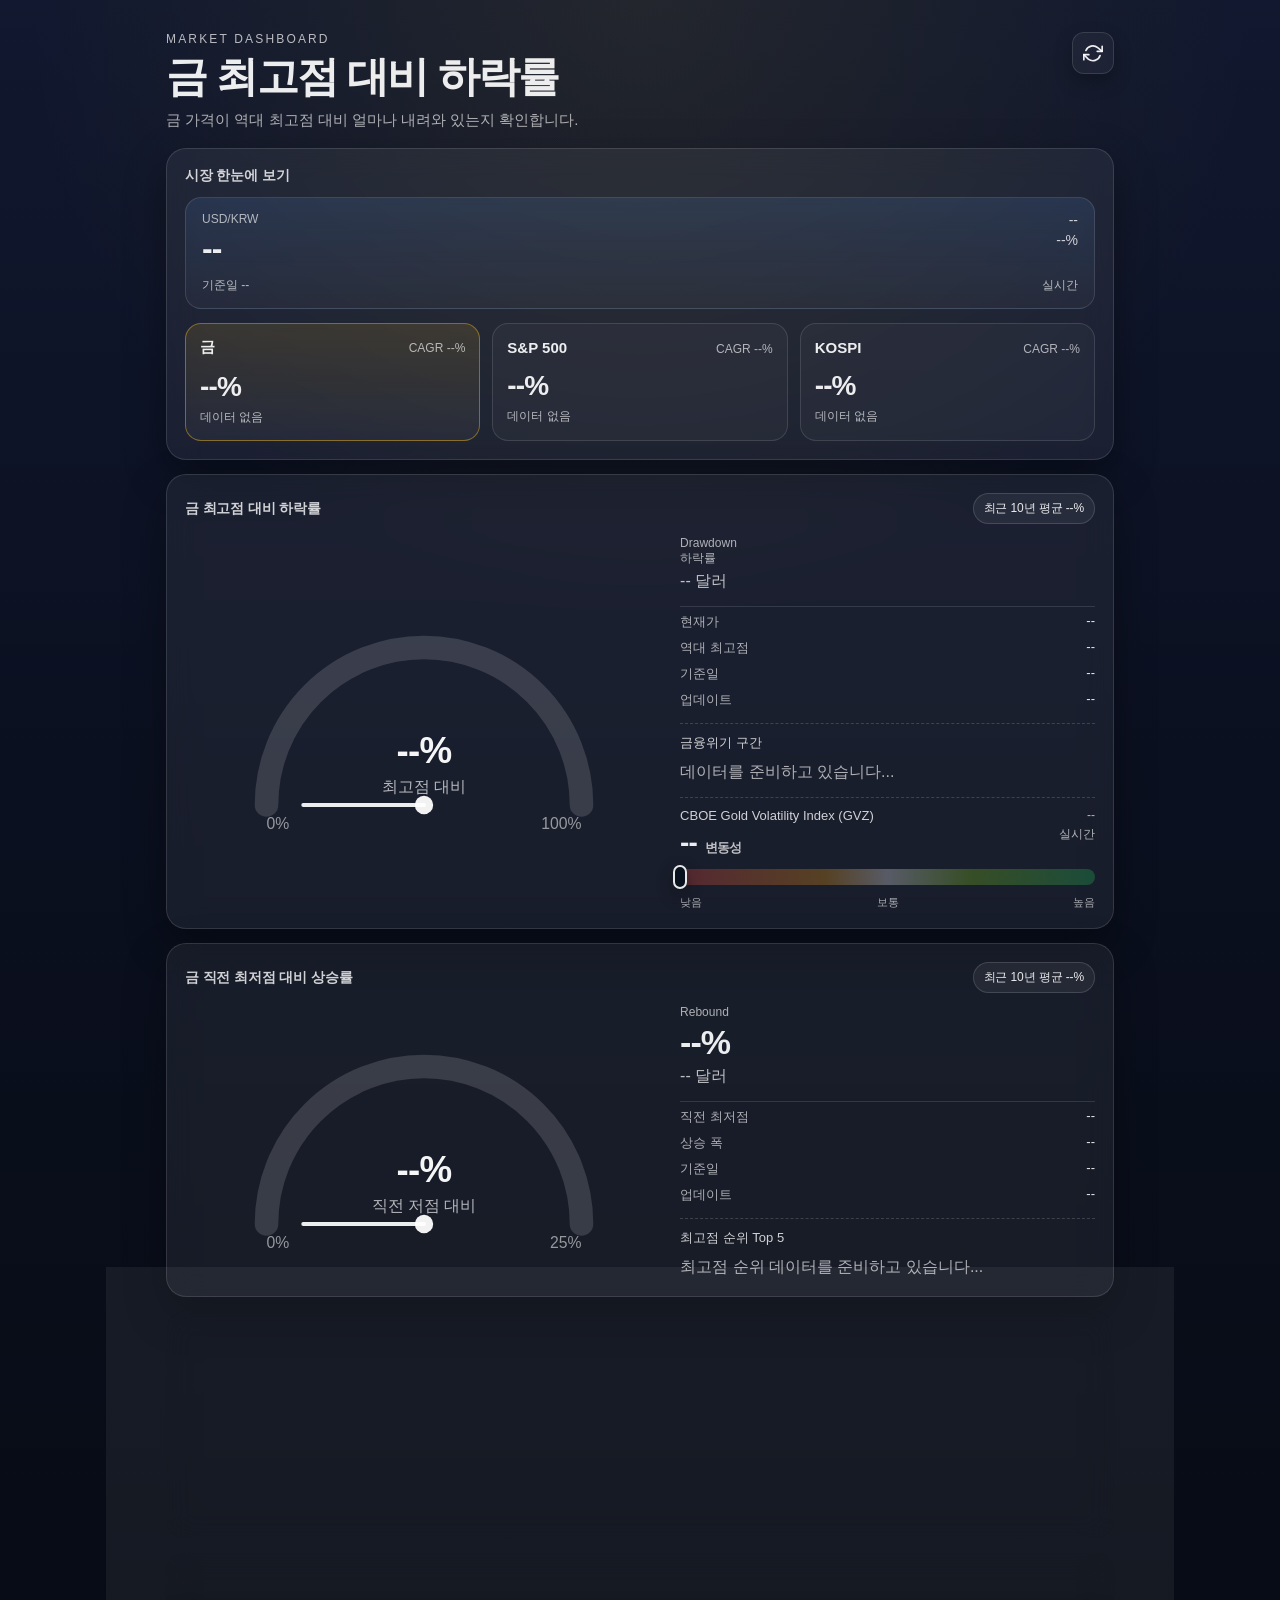
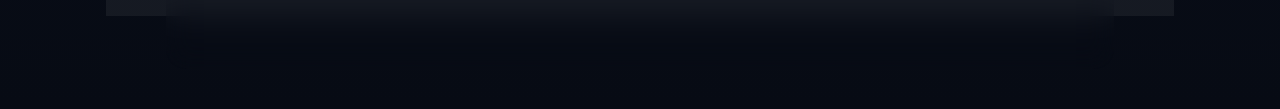
<file: index.html>
<!doctype html>
<html lang="ko">

<head>
  <meta charset="UTF-8" />
  <meta name="viewport" content="width=device-width, initial-scale=1.0" />
  <meta name="theme-color" content="#0b1020" />
  <meta name="description" content="금, S&P 500, KOSPI의 최고점 대비 하락률과 주요 금융위기 구간을 보여주는 대시보드" />
  <meta property="og:title" content="노른자 인베스트" />
  <meta property="og:description" content="금, S&P 500, KOSPI의 최고점 대비 하락률을 빠르게 확인하세요" />
  <meta property="og:type" content="website" />
  <meta property="og:image" content="/icons/og.png" />
  <meta name="twitter:card" content="summary_large_image" />
  <meta name="twitter:title" content="노른자 인베스트" />
  <meta name="twitter:description" content="최고점 대비 하락률과 주요 금융위기 구간을 한눈에 확인하세요" />
  <meta name="twitter:image" content="/icons/og.png" />
  <link rel="manifest" href="/manifest.webmanifest" />
  <link rel="icon" href="/icons/icon.svg" type="image/svg+xml" />
  <link rel="apple-touch-icon" href="/icons/icon.svg" />
  <title>노른자 인베스트</title>
  <script type="module" crossorigin src="/assets/index-DhyU7wwx.js"></script>
  <link rel="stylesheet" crossorigin href="/assets/index-B-ldM1D2.css">
</head>

<body>
  <div id="root"></div>
</body>

</html>
</file>
<file: assets/index-B-ldM1D2.css>
:root{--bg: #0b1020;--bgGlow: rgba(250, 204, 21, .08);--card: rgba(255, 255, 255, .06);--cardBorder: rgba(255, 255, 255, .12);--text: rgba(255, 255, 255, .92);--muted: rgba(255, 255, 255, .65);--shadow: 0 16px 40px rgba(0, 0, 0, .35);--accent: #fbbf24}*{box-sizing:border-box}html,body,#root{min-height:100%}body{margin:0;font-family:Pretendard,Inter,Noto Sans KR,Apple SD Gothic Neo,Malgun Gothic,sans-serif;color:var(--text);background:radial-gradient(circle at top,var(--bgGlow),transparent 34%),linear-gradient(180deg,#11182f,#0b1020 45%,#070b14)}button,input,textarea,select{font:inherit}.wrap{max-width:980px;margin:0 auto;padding:32px 16px 40px}.header{display:flex;align-items:flex-start;justify-content:space-between;gap:16px;margin-bottom:16px}.title h1{margin:0;font-size:clamp(2rem,4vw,2.6rem);line-height:1.02;letter-spacing:-.04em}.eyebrow{margin:0 0 10px;color:#ffffffb3;font-size:12px;letter-spacing:.18em;text-transform:uppercase}.sub{max-width:560px;margin:10px 0 0;color:var(--muted);font-size:15px;line-height:1.6}.actions{display:flex;gap:8px}.headerControls{display:grid;gap:10px;justify-items:end}.menu{display:flex;gap:8px;padding:6px;border:1px solid rgba(255,255,255,.12);border-radius:999px;background:#ffffff0a;box-shadow:0 10px 30px #0000002e}.menuBtn{-webkit-appearance:none;-moz-appearance:none;appearance:none;border:0;background:transparent;color:#ffffffbd;padding:10px 14px;border-radius:999px;cursor:pointer;font-weight:700;transition:background .16s ease,color .16s ease,transform .16s ease}.menuBtn:hover{color:#fffffff5;transform:translateY(-1px)}.menuBtn.isActive{color:#08111d;background:linear-gradient(135deg,#fbbf24,#fde68a);box-shadow:0 8px 20px #fbbf243d}.btn{-webkit-appearance:none;-moz-appearance:none;appearance:none;border:1px solid var(--cardBorder);background:#ffffff0a;color:var(--text);padding:9px 12px;border-radius:12px;cursor:pointer;box-shadow:0 8px 18px #00000040;transition:background .16s ease,border-color .16s ease,transform .16s ease}.btn:hover{border-color:#ffffff38;background:#ffffff14;transform:translateY(-1px)}.btnPrimary{border-color:#fbbf2480;background:#fbbf241f}.btnIcon{width:42px;height:42px;padding:0;display:inline-flex;align-items:center;justify-content:center}.btn:disabled{opacity:.72;cursor:not-allowed;transform:none}.card{border:1px solid var(--cardBorder);background:var(--card);border-radius:20px;padding:18px;box-shadow:var(--shadow);-webkit-backdrop-filter:blur(14px);backdrop-filter:blur(14px)}.card+.card{margin-top:14px}.cardHeader{display:flex;align-items:center;justify-content:space-between;gap:12px;margin-bottom:12px}.cardTitle{margin:0;font-size:14px;color:#fffc;font-weight:700;letter-spacing:-.01em}.cardBadge{display:inline-flex;align-items:center;justify-content:center;padding:6px 10px;border-radius:999px;font-size:12px;letter-spacing:-.01em;color:#ffffffe6;background:#ffffff0f;border:1px solid rgba(255,255,255,.14);white-space:nowrap}.skeleton{position:relative;overflow:hidden;border-radius:999px;background:#ffffff14}.skeleton:after{content:"";position:absolute;top:0;right:0;bottom:0;left:0;transform:translate(-100%);background:linear-gradient(90deg,transparent 0%,rgba(255,255,255,.18) 50%,transparent 100%);animation:skeletonShimmer 1.35s ease-in-out infinite}.skeletonText{height:12px}.skeletonValue{height:34px;border-radius:14px}.skeletonHeroValue{width:160px;height:36px;border-radius:14px}.skeletonPrice{width:110px;height:28px;border-radius:12px}.skeletonCircle{width:min(320px,100%);aspect-ratio:1 / 1;border-radius:50%}.skeletonDot{width:10px;height:10px;margin-top:4px;border-radius:999px}.skeletonBar{width:100%;height:18px;border-radius:999px}.skeletonBarLarge{width:min(420px,100%);height:22px;border-radius:999px}.skeletonAlignEnd{justify-items:end}.skeletonW12{width:12%}.skeletonW16{width:16%}.skeletonW20{width:20%}.skeletonW24{width:24%}.skeletonW28{width:28%}.skeletonW32{width:32%}.skeletonW36{width:36%}.skeletonW40{width:40%}.skeletonW44{width:44%}.skeletonW52{width:52%}.skeletonW60{width:60%}.grid{display:grid;grid-template-columns:1.15fr 1fr;gap:18px;align-items:center}.gauge{display:flex;align-items:center;justify-content:center;padding-top:6px}.gaugeSkeleton{width:min(420px,100%);display:flex;justify-content:center}.gaugeSvg{width:min(420px,100%);height:auto}.track{fill:none;stroke:#ffffff24;stroke-width:18;stroke-linecap:round}.arc{fill:none;stroke:url(#gaugeGrad);stroke-width:18;stroke-linecap:round}.riseArc{stroke:url(#riseGaugeGrad)}.gaugeMarkRing{fill:#0b1020eb;stroke:#ffffff52;stroke-width:2}.gaugeMarkDot{stroke:#ffffffe0;stroke-width:1.5}.needle line{stroke:#ffffffeb;stroke-width:3;stroke-linecap:round}.needle circle{fill:#fffffff2}.value{font-size:28px;font-weight:800;letter-spacing:-.02em;fill:#fffffff5}.label{font-size:12px;fill:#ffffffad}.tick{font-size:12px;fill:#ffffff8c}.stats{display:flex;flex-direction:column;gap:14px}.kpiLabel{font-size:12px;color:var(--muted)}.kpiValue{font-size:34px;font-weight:800;letter-spacing:-.03em;margin-top:4px}.kpiHint{margin-top:4px;color:#ffffffb8}.rows{display:grid;gap:8px;padding-top:6px;border-top:1px solid rgba(255,255,255,.12)}.row{display:flex;justify-content:space-between;gap:12px}.rowLabel{color:var(--muted);font-size:13px}.rowValue{font-size:13px;font-variant-numeric:tabular-nums;text-align:right}.details{border-top:1px dashed rgba(255,255,255,.16);padding-top:10px}.details summary{cursor:pointer;color:#ffffffc7;font-size:13px}.crises{border-top:1px dashed rgba(255,255,255,.16);padding-top:10px;display:grid;gap:10px}.crisesTitle{font-size:13px;color:#fffc}.crisisList{display:grid;gap:8px}.crisisItem{display:grid;grid-template-columns:auto 1fr auto;gap:10px;align-items:baseline;padding:9px 10px;border-radius:12px;border:1px solid rgba(255,255,255,.12);background:#ffffff08}.crisisDot{width:10px;height:10px;border-radius:999px;margin-top:4px;box-shadow:0 0 0 3px #ffffff0f}.crisisName{font-size:13px}.crisisMeta{grid-column:2 / span 2;color:#ffffff9e;font-size:12px}.crisisPct{font-size:13px;color:#ffffffeb;font-variant-numeric:tabular-nums}.rankings{border-top:1px dashed rgba(255,255,255,.16);padding-top:10px;display:grid;gap:10px}.rankList{display:grid;gap:8px}.rankItem{display:grid;grid-template-columns:auto 1fr auto;gap:10px;align-items:center;padding:9px 10px;border-radius:12px;border:1px solid rgba(255,255,255,.12);background:#ffffff08}.rankBadge{min-width:38px;padding:4px 8px;border-radius:999px;background:#60a5fa24;color:#bfdbfefa;font-size:12px;font-weight:700;text-align:center}.rankValue{font-size:13px;font-weight:600;color:#ffffffeb}.rankDate{font-size:12px;color:#ffffff9e;font-variant-numeric:tabular-nums}.muted{color:var(--muted)}.fxCard{display:grid;gap:10px;margin-bottom:14px;padding:14px 16px;border:1px solid rgba(255,255,255,.12);border-radius:16px;background:linear-gradient(180deg,#60a5fa1f,#ffffff08)}.fxCardTop{display:flex;align-items:flex-start;justify-content:space-between;gap:16px}.fxLabel{font-size:12px;color:var(--muted)}.fxValue{margin-top:4px;font-size:32px;font-weight:800;letter-spacing:-.03em}.fxChange{display:grid;gap:4px;justify-items:end;font-variant-numeric:tabular-nums;font-size:14px}.fxMeta{display:flex;justify-content:space-between;gap:12px;font-size:12px;color:#ffffffad}.fearGreedCard{display:grid;gap:10px;padding-top:10px;border-top:1px dashed rgba(255,255,255,.16)}.fearGreedHeader{display:flex;align-items:flex-start;justify-content:space-between;gap:12px}.fearGreedScore{display:flex;align-items:baseline;gap:8px;margin-top:4px;font-size:28px;font-weight:800;letter-spacing:-.03em}.fearGreedScore span{font-size:13px;font-weight:600;color:#ffffffb8}.fearGreedMeta{display:grid;gap:4px;justify-items:end;font-size:12px;color:#ffffffad}.fearGreedGauge{position:relative;height:16px}.fearGreedPanel{width:min(420px,100%);display:grid;gap:12px}.fearGreedGaugeLarge{position:relative;height:22px}.fearGreedTrack{position:absolute;top:0;right:0;bottom:0;left:0;border-radius:999px;background:linear-gradient(90deg,#ef4444,#f59e0b 35%,#f8fafc 50%,#84cc16 70%,#22c55e);opacity:.28}.fearGreedFill{position:absolute;left:0;top:0;bottom:0;border-radius:999px}.fearGreedNeedle{position:absolute;top:-4px;width:14px;height:24px;border-radius:999px;border:2px solid rgba(255,255,255,.9);background:#08111d;box-shadow:0 6px 16px #00000059}.fearGreedScale{display:flex;justify-content:space-between;gap:12px;font-size:11px;color:#ffffff9e}.etfGrid{display:grid;grid-template-columns:repeat(auto-fit,minmax(190px,1fr));gap:10px}.etfCard{border-radius:14px;border:1px solid rgba(255,255,255,.12);background:#ffffff08;padding:12px;display:grid;gap:8px}.etfCardLink{color:inherit;text-decoration:none;transition:transform .16s ease,border-color .16s ease,background-color .16s ease,box-shadow .16s ease}.etfCardLink:hover{transform:translateY(-2px);border-color:#ffffff3d;background:#ffffff0f;box-shadow:0 14px 28px #0f172a2e}.etfCardLink:focus-visible{outline:2px solid rgba(96,165,250,.9);outline-offset:3px}.etfTop{display:flex;align-items:baseline;justify-content:space-between;gap:12px}.etfSymbol{font-size:13px;font-weight:700;letter-spacing:-.01em}.etfName{font-size:12px;color:#ffffffad}.etfPrice{font-size:22px;font-weight:800;letter-spacing:-.02em;font-variant-numeric:tabular-nums}.etfCurrency{font-size:12px;color:var(--muted)}.etfChange{display:flex;align-items:center;justify-content:space-between;gap:10px;font-size:13px;font-variant-numeric:tabular-nums}.etfMeta{font-size:12px;color:#ffffff9e}.flowCard{display:grid;gap:12px;padding-top:10px;border-top:1px dashed rgba(255,255,255,.16)}.flowLegend{display:grid;grid-template-columns:1fr auto 1fr;align-items:center;gap:10px;font-size:11px;color:#ffffff9e}.flowLegendSell{justify-self:start;color:#93c5fd}.flowLegendCenter{color:#ffffff80}.flowLegendBuy{justify-self:end;color:#fca5a5}.flowRows{display:grid;gap:10px}.flowRow{display:grid;gap:6px}.flowRowTop{display:flex;align-items:baseline;justify-content:space-between;gap:12px}.flowName{font-size:13px;color:#ffffffd6}.flowValue{font-size:13px;font-variant-numeric:tabular-nums}.isBuyText{color:#fca5a5}.isSellText{color:#93c5fd}.flowTrack{position:relative;height:18px;border-radius:999px;background:#ffffff0f;overflow:hidden}.flowAxis{position:absolute;left:calc(50% - 1px);top:2px;bottom:2px;width:2px;border-radius:999px;background:#ffffff3d}.flowBar{position:absolute;top:2px;bottom:2px;border-radius:999px}.isBuyBar{left:50%;background:linear-gradient(90deg,#fb7185,#ef4444)}.isSellBar{right:50%;background:linear-gradient(90deg,#60a5fa,#2563eb)}.isUp{color:#fda4af}.isDown{color:#86efac}.isFlat{color:#ffffffc7}.isFear{background:linear-gradient(90deg,#b91c1c,#ef4444)}.isCool{background:linear-gradient(90deg,#f97316,#f59e0b)}.isWarm{background:linear-gradient(90deg,#d4d4d8,#fde68a)}.isGreed{background:linear-gradient(90deg,#65a30d,#16a34a)}.marketCards{display:grid;grid-template-columns:repeat(auto-fit,minmax(220px,1fr));gap:12px}.marketCard{-webkit-appearance:none;-moz-appearance:none;appearance:none;text-align:left;border:1px solid rgba(255,255,255,.12);background:#ffffff08;color:var(--text);border-radius:16px;padding:14px;cursor:pointer;transition:border-color .16s ease,background .16s ease,transform .16s ease}.marketCard:hover{border-color:#ffffff3d;background:#ffffff0f;transform:translateY(-1px)}.marketCard.isActive{border-color:#fbbf246b;background:linear-gradient(180deg,#fbbf241f,#ffffff0a)}.marketCardTop{display:flex;align-items:baseline;justify-content:space-between;gap:12px;margin-bottom:14px}.marketCardTop strong{font-size:15px}.marketCardTop span{font-size:12px;color:var(--muted)}.marketCardValue{font-size:28px;font-weight:800;letter-spacing:-.03em}.marketCardMeta{margin-top:6px;font-size:12px;color:#ffffffad}.stack{display:grid;gap:10px}.status{min-height:20px;font-size:13px;color:#ffffffd1}@keyframes skeletonShimmer{to{transform:translate(100%)}}@media (max-width: 860px){.wrap{padding-top:24px}.header,.cardHeader,.row{flex-direction:column;align-items:flex-start}.actions{width:100%;justify-content:flex-start}.headerControls{width:100%;justify-items:start}.menu{width:100%;overflow-x:auto}.grid{grid-template-columns:1fr}.fxCardTop,.fxMeta,.fearGreedHeader{flex-direction:column;align-items:flex-start}.fearGreedMeta{justify-items:start}.rowValue{text-align:left}}
</file>
